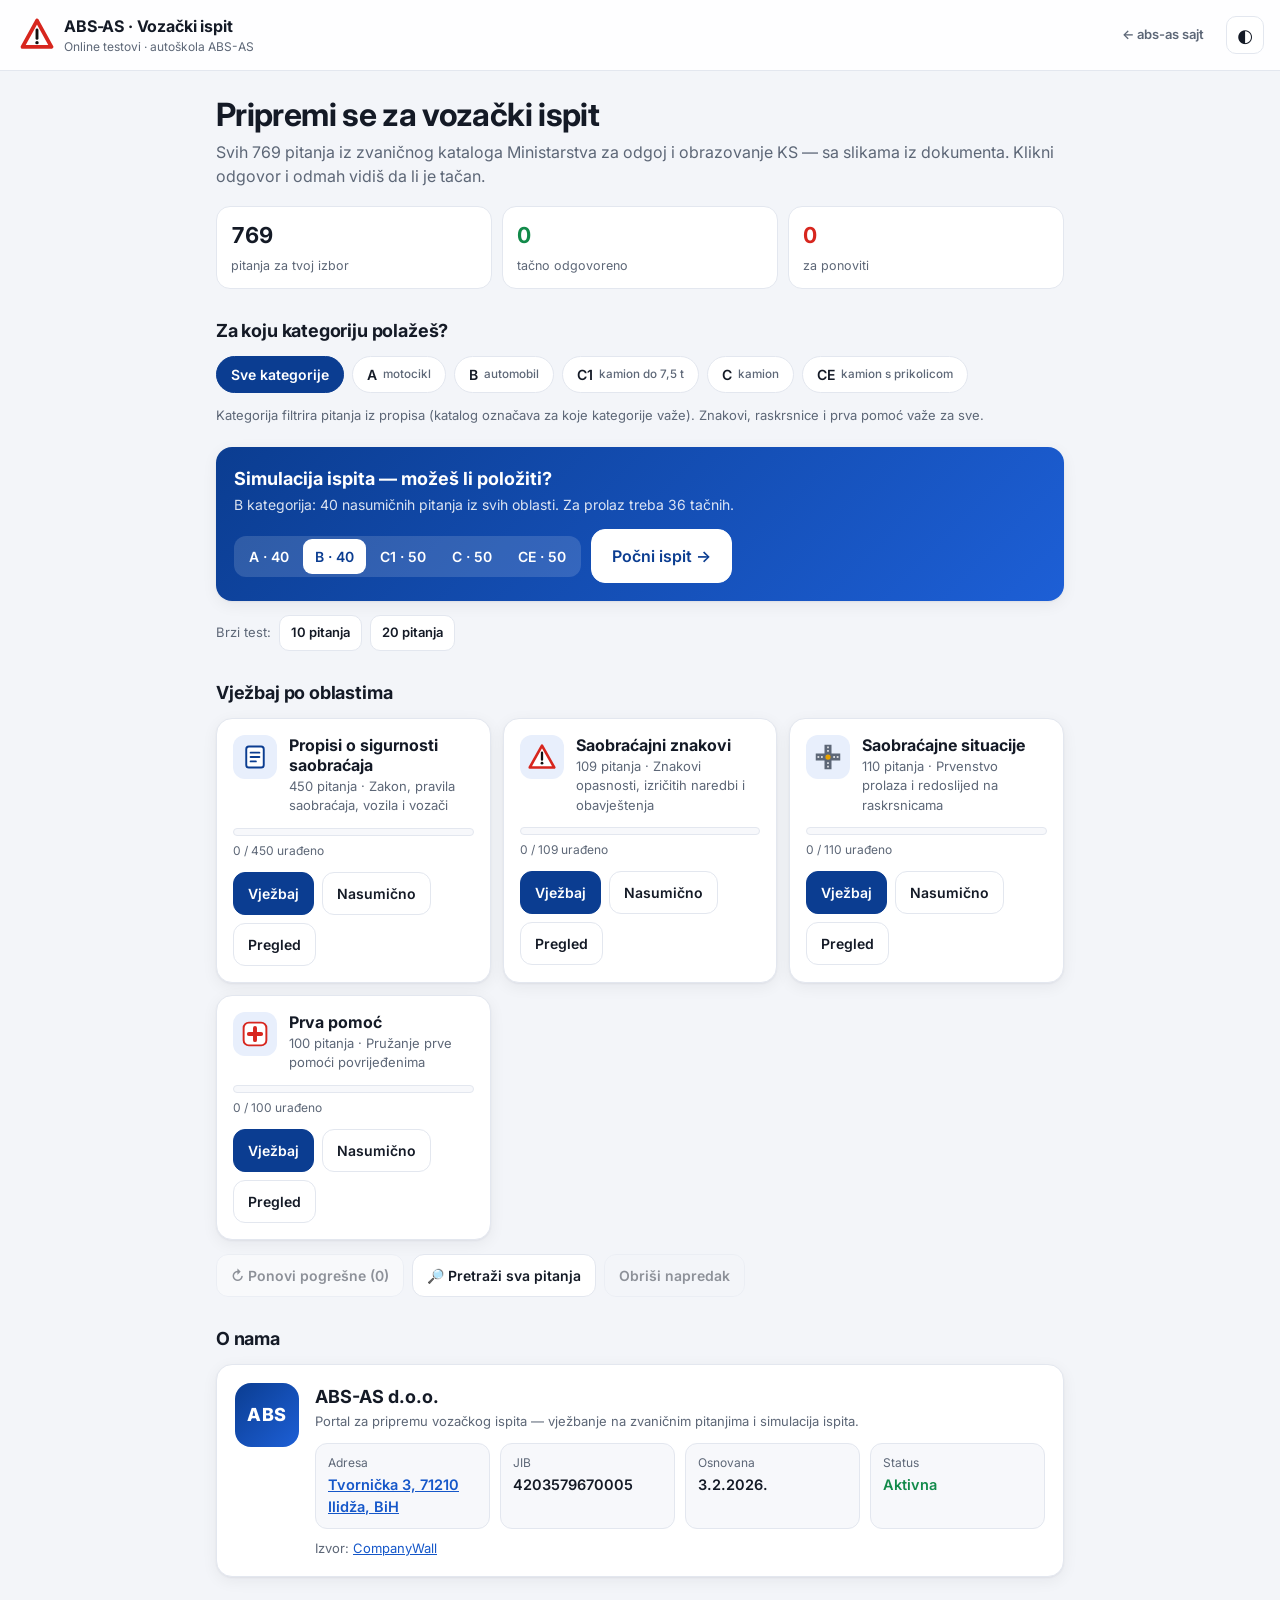
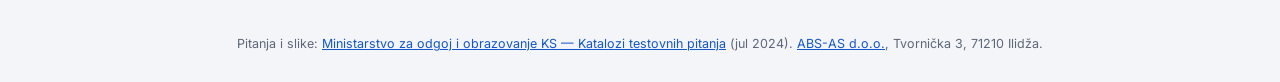
<file: public/ispit/index.html>
<!doctype html>
<html lang="bs">
<head>
<meta charset="utf-8">
<meta name="viewport" content="width=device-width,initial-scale=1,viewport-fit=cover">
<title>ABS-AS Vozački ispit</title>
<meta name="description" content="Svih 769 zvaničnih testovnih pitanja za vozački ispit (Kanton Sarajevo) — vježbanje, probni test i pregled sa slikama iz kataloga.">
<meta name="theme-color" content="#0b3d91">
<link rel="icon" href="data:image/svg+xml,<svg xmlns='http://www.w3.org/2000/svg' viewBox='0 0 64 64'><path d='M32 4 60 56H4z' fill='%23fff' stroke='%23d7261e' stroke-width='7' stroke-linejoin='round'/><text x='32' y='49' font-size='26' text-anchor='middle' font-family='Arial' font-weight='700'>!</text></svg>">
<link rel="preconnect" href="https://fonts.googleapis.com">
<link rel="preconnect" href="https://fonts.gstatic.com" crossorigin>
<link href="https://fonts.googleapis.com/css2?family=Inter:wght@400;500;600;700;800&display=swap" rel="stylesheet">
<link rel="stylesheet" href="styles.css">
</head>
<body>
<header class="top">
  <button class="brand" data-go="home" aria-label="Početna">
    <span class="brand-mark" aria-hidden="true">
      <svg viewBox="0 0 40 40"><path d="M20 3 37 34H3z" fill="#fff" stroke="#d7261e" stroke-width="4.5" stroke-linejoin="round"/><path d="M20 14v10" stroke="#111" stroke-width="3.4" stroke-linecap="round"/><circle cx="20" cy="29" r="2" fill="#111"/></svg>
    </span>
    <span><b>ABS-AS · Vozački ispit</b><small>Online testovi · autoškola ABS-AS</small></span>
  </button>
  <a class="site-link" href="/">← abs-as sajt</a>
  <button class="theme-btn" id="themeBtn" aria-label="Promijeni temu">◐</button>
</header>

<main id="app" tabindex="-1"></main>

<div class="lightbox" id="lightbox" hidden>
  <button class="lb-close" aria-label="Zatvori">✕</button>
  <img alt="">
</div>

<footer class="foot">
  Pitanja i slike: <a href="https://mo.ks.gov.ba/node/17469" target="_blank" rel="noopener">Ministarstvo za odgoj i obrazovanje KS — Katalozi testovnih pitanja</a> (jul 2024).
  <a href="/">ABS-AS d.o.o.</a>, Tvornička 3, 71210 Ilidža.
</footer>
<script src="app.js"></script>
</body>
</html>
</file>
<file: public/ispit/styles.css>
:root{
  --bg:#f3f5f9; --surface:#fff; --surface-2:#f7f8fb; --line:#e3e7ef; --text:#141a26; --muted:#5d6777;
  --brand:#0b3d91; --brand-2:#1557c9; --brand-soft:#e8effc;
  --ok:#128a4a; --ok-soft:#e5f6ec; --bad:#d7261e; --bad-soft:#fdeceb; --warn:#e8a200;
  --shadow:0 1px 2px rgba(16,24,40,.05),0 4px 16px rgba(16,24,40,.06);
  --r:16px;
  color-scheme:light;
}
@media (prefers-color-scheme:dark){
  :root:not([data-theme="light"]){
    --bg:#0e131c; --surface:#161d29; --surface-2:#1b2331; --line:#283246; --text:#e8edf5; --muted:#99a3b5;
    --brand:#5b8def; --brand-2:#7aa5f5; --brand-soft:#1c2a47;
    --ok:#3ccf7f; --ok-soft:#133224; --bad:#ff6b63; --bad-soft:#3a1a1a;
    --shadow:0 1px 2px rgba(0,0,0,.3),0 4px 16px rgba(0,0,0,.25); color-scheme:dark;
  }
}
:root[data-theme="dark"]{
  --bg:#0e131c; --surface:#161d29; --surface-2:#1b2331; --line:#283246; --text:#e8edf5; --muted:#99a3b5;
  --brand:#5b8def; --brand-2:#7aa5f5; --brand-soft:#1c2a47;
  --ok:#3ccf7f; --ok-soft:#133224; --bad:#ff6b63; --bad-soft:#3a1a1a;
  --shadow:0 1px 2px rgba(0,0,0,.3),0 4px 16px rgba(0,0,0,.25); color-scheme:dark;
}
*{box-sizing:border-box}
html,body{margin:0}
body{background:var(--bg);color:var(--text);font:16px/1.5 Inter,system-ui,-apple-system,Segoe UI,Roboto,sans-serif;-webkit-font-smoothing:antialiased;min-height:100vh;display:flex;flex-direction:column}
button{font:inherit;color:inherit;cursor:pointer}
a{color:var(--brand-2)}
main{flex:1;width:100%;max-width:880px;margin:0 auto;padding:20px 16px 40px;outline:none}

.top{position:sticky;top:0;z-index:20;display:flex;align-items:center;justify-content:space-between;gap:12px;padding:10px 16px;background:color-mix(in srgb,var(--surface) 88%,transparent);backdrop-filter:blur(10px);border-bottom:1px solid var(--line)}
.brand{display:flex;align-items:center;gap:10px;background:none;border:0;padding:4px;text-align:left}
.brand-mark svg{width:34px;height:34px;display:block}
.brand b{display:block;font-size:16px;letter-spacing:-.01em}
.brand small{display:block;font-size:12px;color:var(--muted)}
.theme-btn{width:38px;height:38px;border-radius:10px;border:1px solid var(--line);background:var(--surface);font-size:18px}

.foot{max-width:880px;margin:0 auto;padding:18px 16px 28px;font-size:12.5px;color:var(--muted);text-align:center}

h1{font-size:clamp(24px,5vw,32px);line-height:1.15;letter-spacing:-.02em;margin:6px 0 6px}
h2{font-size:18px;margin:28px 0 12px;letter-spacing:-.01em}
.lead{color:var(--muted);margin:0 0 18px}

/* hero stats */
.stats{display:grid;grid-template-columns:repeat(3,1fr);gap:10px;margin:18px 0 6px}
.stat{background:var(--surface);border:1px solid var(--line);border-radius:14px;padding:12px 14px}
.stat b{display:block;font-size:22px;font-variant-numeric:tabular-nums}
.stat span{font-size:12.5px;color:var(--muted)}

/* category chips */
.chips{display:flex;flex-wrap:wrap;gap:8px}
.chip{border:1px solid var(--line);background:var(--surface);border-radius:999px;padding:7px 14px;font-weight:600;font-size:14px;display:inline-flex;align-items:center;gap:6px}
.chip small{font-weight:500;color:var(--muted)}
.chip[aria-pressed="true"]{background:var(--brand);border-color:var(--brand);color:#fff}
.chip[aria-pressed="true"] small{color:#dbe6ff}

/* area cards */
.areas{display:grid;grid-template-columns:repeat(auto-fill,minmax(250px,1fr));gap:12px}
.area{background:var(--surface);border:1px solid var(--line);border-radius:var(--r);padding:16px;box-shadow:var(--shadow);display:flex;flex-direction:column;gap:12px}
.area-h{display:flex;gap:12px;align-items:flex-start}
.area-ico{flex:none;width:44px;height:44px;border-radius:12px;display:grid;place-items:center;background:var(--brand-soft)}
.area-ico svg{width:28px;height:28px}
.area h3{margin:0;font-size:16px;line-height:1.25}
.area p{margin:2px 0 0;font-size:13px;color:var(--muted)}
.bar{height:8px;border-radius:99px;background:var(--surface-2);overflow:hidden;display:flex;border:1px solid var(--line)}
.bar i{display:block;height:100%}
.bar .g{background:var(--ok)} .bar .r{background:var(--bad)}
.bar-l{display:flex;justify-content:space-between;font-size:12px;color:var(--muted);margin-top:-6px}
.area-a{display:flex;gap:8px;flex-wrap:wrap}

.btn{border:1px solid var(--line);background:var(--surface);border-radius:12px;padding:10px 14px;font-weight:600;font-size:14px;display:inline-flex;align-items:center;justify-content:center;gap:6px;transition:transform .08s,background .15s}
.btn:active{transform:scale(.98)}
.btn.primary{background:var(--brand);border-color:var(--brand);color:#fff}
.btn.primary:hover{background:var(--brand-2)}
.btn.ghost{background:transparent}
.btn.big{padding:14px 20px;font-size:16px;border-radius:14px}
.btn:disabled{opacity:.45;cursor:not-allowed}
.btn.sm{padding:7px 11px;font-size:13px;border-radius:10px}

.panel{background:var(--surface);border:1px solid var(--line);border-radius:var(--r);padding:18px;box-shadow:var(--shadow)}
.test-cta{display:flex;flex-wrap:wrap;gap:14px;align-items:center;justify-content:space-between;background:linear-gradient(135deg,var(--brand),#1d5fd6);color:#fff;border:0}
.test-cta h3{margin:0 0 2px;font-size:18px}
.test-cta p{margin:0;opacity:.85;font-size:14px}
.test-cta .btn{background:#fff;color:#0b3d91;border-color:#fff}
.seg{display:inline-flex;background:rgba(255,255,255,.14);border-radius:12px;padding:3px;gap:2px}
.seg button{border:0;background:none;color:#fff;padding:7px 12px;border-radius:9px;font-weight:600;font-size:14px}
.seg button[aria-pressed="true"]{background:#fff;color:#0b3d91}

/* quiz */
.qbar{display:flex;align-items:center;gap:10px;margin-bottom:12px}
.qbar .back{border:1px solid var(--line);background:var(--surface);border-radius:10px;width:38px;height:38px;flex:none;font-size:18px}
.qbar-mid{flex:1;min-width:0}
.qbar-t{display:flex;justify-content:space-between;font-size:13px;color:var(--muted);margin-bottom:5px;gap:8px}
.qbar-t b{color:var(--text);white-space:nowrap;overflow:hidden;text-overflow:ellipsis}
.prog{height:6px;border-radius:99px;background:var(--line);overflow:hidden}
.prog i{display:block;height:100%;background:var(--brand);transition:width .25s}
.score{font-size:13px;font-weight:700;display:flex;gap:8px;flex:none}
.score .g{color:var(--ok)} .score .r{color:var(--bad)}

.qcard{background:var(--surface);border:1px solid var(--line);border-radius:20px;box-shadow:var(--shadow);overflow:hidden}
.qimg{background:#fff;display:flex;justify-content:center;align-items:center;padding:12px;border-bottom:1px solid var(--line);cursor:zoom-in;position:relative}
.qimg img{width:100%;max-width:620px;height:auto;max-height:460px;object-fit:contain;display:block;border-radius:8px}
.qimg .zoom{position:absolute;right:10px;bottom:10px;font-size:12px;background:rgba(0,0,0,.6);color:#fff;border-radius:8px;padding:3px 8px}
.qbody{padding:18px}
.qmeta{display:flex;flex-wrap:wrap;gap:6px;margin-bottom:10px}
.tag{font-size:12px;font-weight:600;padding:3px 9px;border-radius:99px;background:var(--surface-2);border:1px solid var(--line);color:var(--muted)}
.tag.multi{background:#fff4d6;border-color:#f3d27a;color:#7a5600}
:root[data-theme="dark"] .tag.multi{background:#3a2f10;border-color:#6b5616;color:#f1cf6b}
@media (prefers-color-scheme:dark){:root:not([data-theme="light"]) .tag.multi{background:#3a2f10;border-color:#6b5616;color:#f1cf6b}}
.qtext{font-size:clamp(18px,3.2vw,21px);font-weight:700;line-height:1.35;letter-spacing:-.01em;margin:0 0 16px}
.opts{display:flex;flex-direction:column;gap:10px}
.opt{display:flex;align-items:flex-start;gap:12px;text-align:left;width:100%;padding:14px;border-radius:14px;border:1.5px solid var(--line);background:var(--surface-2);transition:border-color .12s,background .12s;font-size:15.5px}
.opt:hover:not(:disabled){border-color:var(--brand-2)}
.opt .k{flex:none;width:28px;height:28px;border-radius:8px;display:grid;place-items:center;font-weight:700;font-size:14px;background:var(--surface);border:1.5px solid var(--line)}
.opt.multi .k{border-radius:6px}
.opt .t{flex:1;padding-top:2px}
.opt[aria-pressed="true"]{border-color:var(--brand);background:var(--brand-soft)}
.opt[aria-pressed="true"] .k{background:var(--brand);border-color:var(--brand);color:#fff}
.opt.ok{border-color:var(--ok);background:var(--ok-soft)}
.opt.ok .k{background:var(--ok);border-color:var(--ok);color:#fff}
.opt.bad{border-color:var(--bad);background:var(--bad-soft)}
.opt.bad .k{background:var(--bad);border-color:var(--bad);color:#fff}
.opt.missed{border-style:dashed;border-color:var(--ok)}
.opt:disabled{cursor:default}
.opt .mark{flex:none;font-weight:700;font-size:13px;padding-top:4px}
.opt.ok .mark{color:var(--ok)} .opt.bad .mark{color:var(--bad)}

.feedback{margin-top:14px;padding:12px 14px;border-radius:12px;font-weight:600;display:flex;gap:10px;align-items:center}
.feedback.ok{background:var(--ok-soft);color:var(--ok)}
.feedback.bad{background:var(--bad-soft);color:var(--bad)}
.qfoot{display:flex;gap:10px;justify-content:space-between;align-items:center;margin-top:16px;flex-wrap:wrap}
.qfoot .src{font-size:12px;color:var(--muted)}
.kbd-hint{font-size:12px;color:var(--muted);text-align:center;margin-top:12px}
.kbd-hint kbd{font:600 11px Inter,sans-serif;border:1px solid var(--line);border-bottom-width:2px;border-radius:5px;padding:1px 5px;background:var(--surface)}
.qnav{display:flex;gap:8px;margin-left:auto}

/* results */
.result{text-align:center;padding:28px 18px}
.ring{width:150px;height:150px;margin:0 auto 12px;position:relative}
.ring svg{transform:rotate(-90deg)}
.ring b{position:absolute;inset:0;display:grid;place-items:center;font-size:34px;font-variant-numeric:tabular-nums}
.verdict{font-size:22px;font-weight:800;margin:4px 0}
.verdict.ok{color:var(--ok)} .verdict.bad{color:var(--bad)}
.rlist{display:flex;flex-direction:column;gap:8px;margin-top:18px;text-align:left}
.ritem{display:flex;gap:10px;align-items:flex-start;padding:12px;border-radius:12px;border:1px solid var(--line);background:var(--surface);cursor:pointer;width:100%;text-align:left}
.ritem .dot{flex:none;width:24px;height:24px;border-radius:50%;display:grid;place-items:center;color:#fff;font-size:13px;font-weight:700}
.ritem .dot.g{background:var(--ok)} .ritem .dot.r{background:var(--bad)}
.ritem img{width:52px;height:40px;object-fit:contain;background:#fff;border-radius:6px;flex:none}
.ritem span{font-size:14px}

/* browse */
.search{display:flex;gap:8px;margin-bottom:12px;flex-wrap:wrap}
.search input{flex:1;min-width:200px;padding:12px 14px;border-radius:12px;border:1px solid var(--line);background:var(--surface);color:var(--text);font:inherit}
.search select{padding:12px;border-radius:12px;border:1px solid var(--line);background:var(--surface);color:var(--text);font:inherit}
.blist{display:flex;flex-direction:column;gap:10px}
.bitem{background:var(--surface);border:1px solid var(--line);border-radius:14px;padding:14px;display:grid;grid-template-columns:1fr auto;gap:12px}
.bitem.hasimg{grid-template-columns:1fr 120px}
.bitem h4{margin:0 0 8px;font-size:15px;line-height:1.35}
.bitem h4 small{color:var(--muted);font-weight:600;margin-right:6px}
.bitem ul{margin:0;padding:0;list-style:none;display:flex;flex-direction:column;gap:4px;font-size:14px}
.bitem li{padding:4px 8px;border-radius:8px;color:var(--muted)}
.bitem li.ok{background:var(--ok-soft);color:var(--ok);font-weight:600}
.bitem .thumb{width:120px;height:96px;background:#fff;border-radius:10px;border:1px solid var(--line);display:grid;place-items:center;cursor:zoom-in;padding:4px}
.bitem .thumb img{max-width:100%;max-height:100%;object-fit:contain}
.bitem .hidden-ans li.ok{background:none;color:var(--muted);font-weight:400}
.more{display:flex;justify-content:center;margin-top:14px}
.empty{text-align:center;color:var(--muted);padding:40px 0}

.lightbox{position:fixed;inset:0;background:rgba(5,8,15,.92);z-index:50;display:grid;place-items:center;padding:12px;cursor:zoom-out}
.lightbox[hidden]{display:none}
.lightbox img{width:min(96vw,1400px);height:auto;max-height:92vh;object-fit:contain;background:#fff;border-radius:12px;padding:6px}
.lb-close{position:absolute;top:14px;right:14px;width:42px;height:42px;border-radius:50%;border:0;background:#fff;color:#111;font-size:18px}

.toolbar{display:flex;gap:8px;flex-wrap:wrap;margin:14px 0 0}
.note{font-size:13px;color:var(--muted)}

@media (max-width:560px){
  .stats{grid-template-columns:repeat(3,1fr)}
  .stat b{font-size:19px}
  .qbody{padding:16px}
  .bitem.hasimg{grid-template-columns:1fr}
  .bitem .thumb{width:100%;height:140px;order:-1}
  .qimg{padding:8px}
  .qimg img{max-height:300px}
  .kbd-hint{display:none}
}
@media (prefers-reduced-motion:reduce){*{transition:none!important}}

/* exam + company */
.exam-badge{display:inline-block;font-weight:800;letter-spacing:.06em;font-size:15px;padding:8px 18px;border-radius:999px;margin-bottom:14px}
.exam-badge.ok{background:var(--ok-soft);color:var(--ok);border:1.5px solid var(--ok)}
.exam-badge.bad{background:var(--bad-soft);color:var(--bad);border:1.5px solid var(--bad)}
.company{display:flex;gap:16px;align-items:flex-start}
.co-logo{flex:none;width:64px;height:64px;border-radius:16px;background:linear-gradient(135deg,#0b3d91,#1d5fd6);color:#fff;display:grid;place-items:center;font-weight:800;font-size:18px;letter-spacing:.04em}
.co-body{flex:1;min-width:0}
.co-body h3{margin:0;font-size:18px}
.company dl{margin:0;display:grid;grid-template-columns:repeat(auto-fit,minmax(170px,1fr));gap:10px}
.company dl div{background:var(--surface-2);border:1px solid var(--line);border-radius:12px;padding:10px 12px}
.company dt{font-size:12px;color:var(--muted);margin-bottom:2px}
.company dd{margin:0;font-weight:600;font-size:14.5px;word-break:break-word}
.pill-ok{color:var(--ok)}
.test-cta .seg{flex-wrap:wrap}
@media (max-width:560px){.company{flex-direction:column}}

.site-link{margin-left:auto;font-size:13px;font-weight:600;text-decoration:none;color:var(--muted);padding:8px 10px;border-radius:10px}
.site-link:hover{color:var(--brand-2)}
</file>
